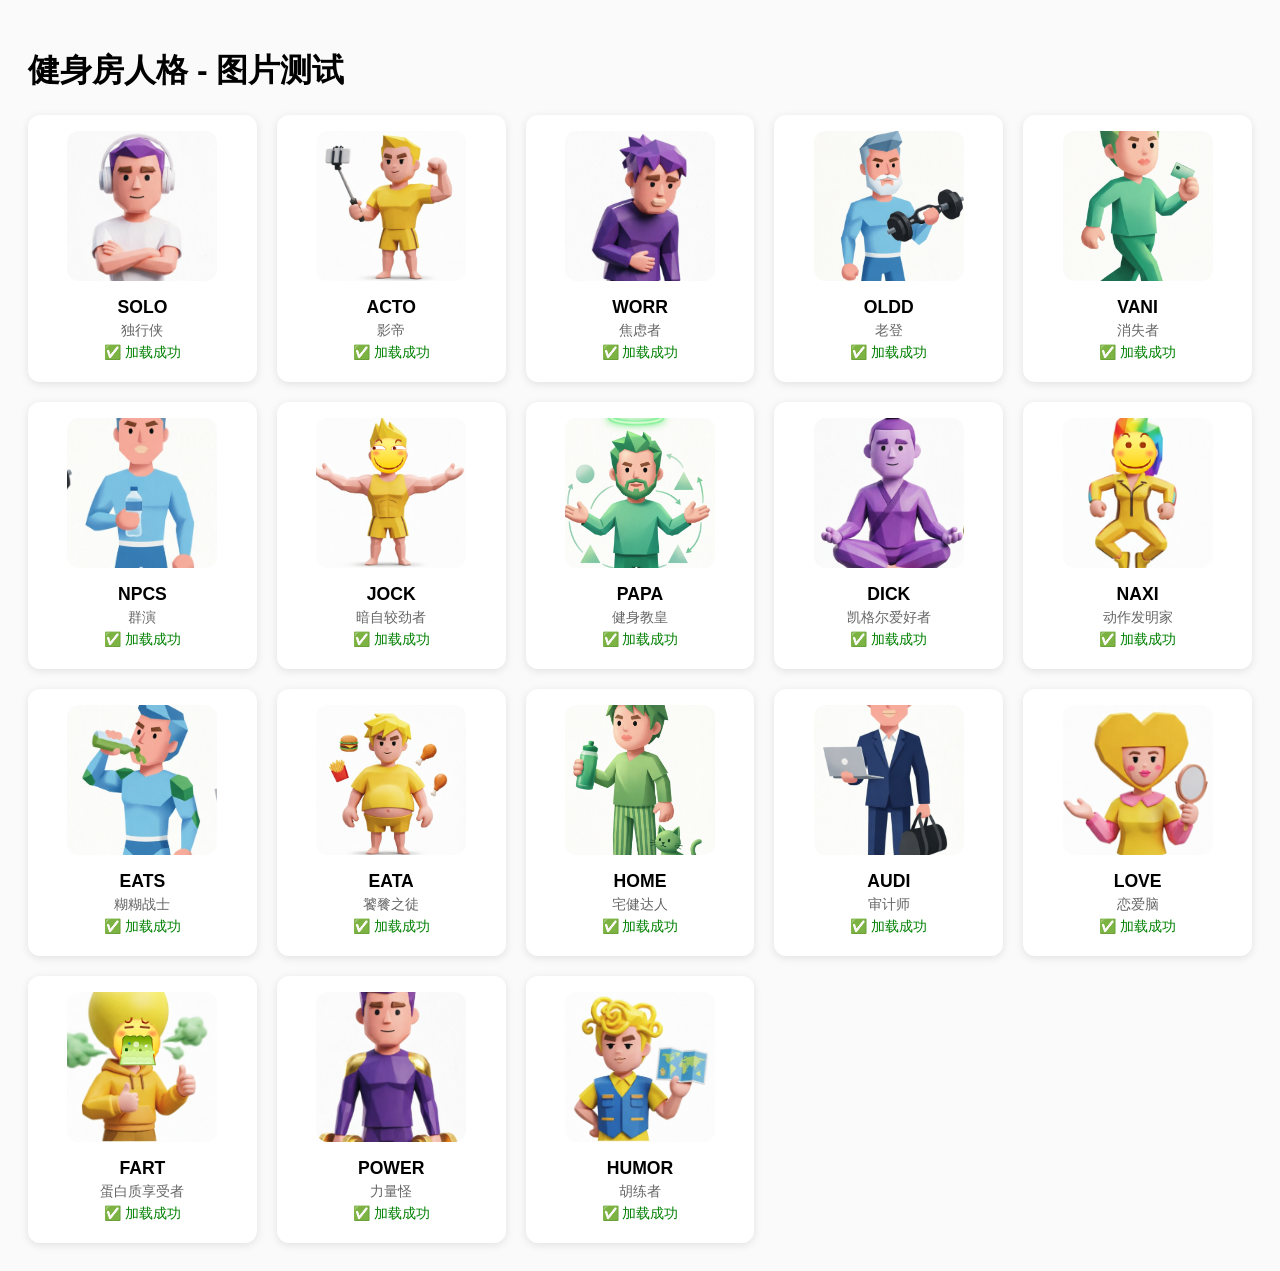
<file: test.html>
<!DOCTYPE html>
<html>
<head>
    <title>人格图片测试</title>
    <style>
        body { font-family: sans-serif; padding: 20px; background: #fafafa; }
        .grid { display: grid; grid-template-columns: repeat(auto-fill, minmax(200px, 1fr)); gap: 20px; }
        .card { background: white; padding: 16px; border-radius: 12px; text-align: center; box-shadow: 0 2px 8px rgba(0,0,0,0.1); }
        .card img { width: 150px; height: 150px; object-fit: cover; border-radius: 12px; margin-bottom: 12px; }
        .card h3 { margin: 0; font-size: 1.1rem; }
        .card p { margin: 4px 0; color: #666; font-size: 0.875rem; }
        .error { color: red; font-size: 0.75rem; }
    </style>
</head>
<body>
    <h1>健身房人格 - 图片测试</h1>
    <div class="grid" id="grid"></div>
    
    <script>
        const baseUrl = 'https://youqvderen.github.io/';
        
        const personalities = [
            { code: 'SOLO', name: '独行侠', file: 'images/solo.png' },
            { code: 'ACTO', name: '影帝', file: 'images/acto.png' },
            { code: 'WORR', name: '焦虑者', file: 'images/worr.png' },
            { code: 'OLDD', name: '老登', file: 'images/oldd.png' },
            { code: 'VANI', name: '消失者', file: 'images/vani.png' },
            { code: 'NPCS', name: '群演', file: 'images/npcs.png' },
            { code: 'JOCK', name: '暗自较劲者', file: 'images/jock.png' },
            { code: 'PAPA', name: '健身教皇', file: 'images/papa.png' },
            { code: 'DICK', name: '凯格尔爱好者', file: 'images/dick.png' },
            { code: 'NAXI', name: '动作发明家', file: 'images/naxi.png' },
            { code: 'EATS', name: '糊糊战士', file: 'images/eats.png' },
            { code: 'EATA', name: '饕餮之徒', file: 'images/eata.png' },
            { code: 'HOME', name: '宅健达人', file: 'images/home.png' },
            { code: 'AUDI', name: '审计师', file: 'images/audi.png' },
            { code: 'LOVE', name: '恋爱脑', file: 'images/love.png' },
            { code: 'FART', name: '蛋白质享受者', file: 'images/fart.png' },
            { code: 'POWER', name: '力量怪', file: 'images/power.png' },
            { code: 'HUMOR', name: '胡练者', file: 'images/humor.png' }
        ];
        
        const grid = document.getElementById('grid');
        
        personalities.forEach(p => {
            const card = document.createElement('div');
            card.className = 'card';
            
            const img = new Image();
            img.src = baseUrl + p.file;
            img.onload = () => {
                card.innerHTML = `
                    <img src="${baseUrl + p.file}" alt="${p.name}">
                    <h3>${p.code}</h3>
                    <p>${p.name}</p>
                    <p style="color: green;">✅ 加载成功</p>
                `;
            };
            img.onerror = () => {
                card.innerHTML = `
                    <div style="width:150px;height:150px;background:#f0f0f0;display:flex;align-items:center;justify-content:center;margin:0 auto 12px;border-radius:12px;">
                        <span style="font-size:48px;">❓</span>
                    </div>
                    <h3>${p.code}</h3>
                    <p>${p.name}</p>
                    <p class="error">❌ 加载失败<br>${p.file}</p>
                `;
            };
            
            grid.appendChild(card);
        });
    </script>
</body>
</html>
</file>
